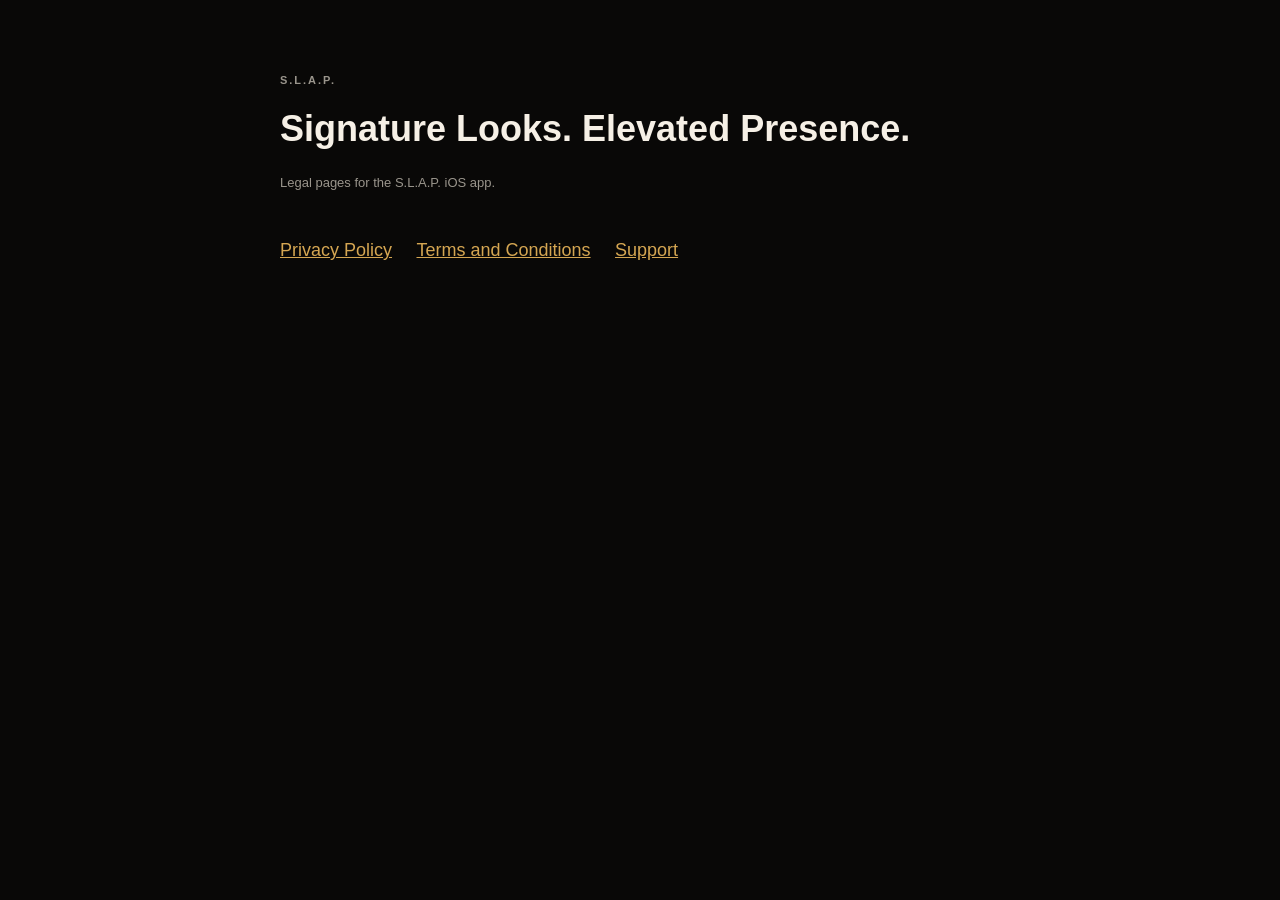
<file: index.html>
<!DOCTYPE html>
<html lang="en">
<head>
  <meta charset="utf-8" />
  <meta name="viewport" content="width=device-width, initial-scale=1" />
  <title>S.L.A.P. — Legal</title>
  <link rel="canonical" href="https://trarellt-pixel.github.io/slap-legal/" />
  <link rel="stylesheet" href="styles.css" />
</head>
<body>
  <main class="home">
    <p class="eyebrow">S.L.A.P.</p>
    <h1>Signature Looks. Elevated Presence.</h1>
    <p class="lede">Legal pages for the S.L.A.P. iOS app.</p>
    <p class="links">
      <a href="privacy.html">Privacy Policy</a>
      <a href="terms.html">Terms and Conditions</a>
      <a href="support.html">Support</a>
    </p>
  </main>
</body>
</html>
</file>
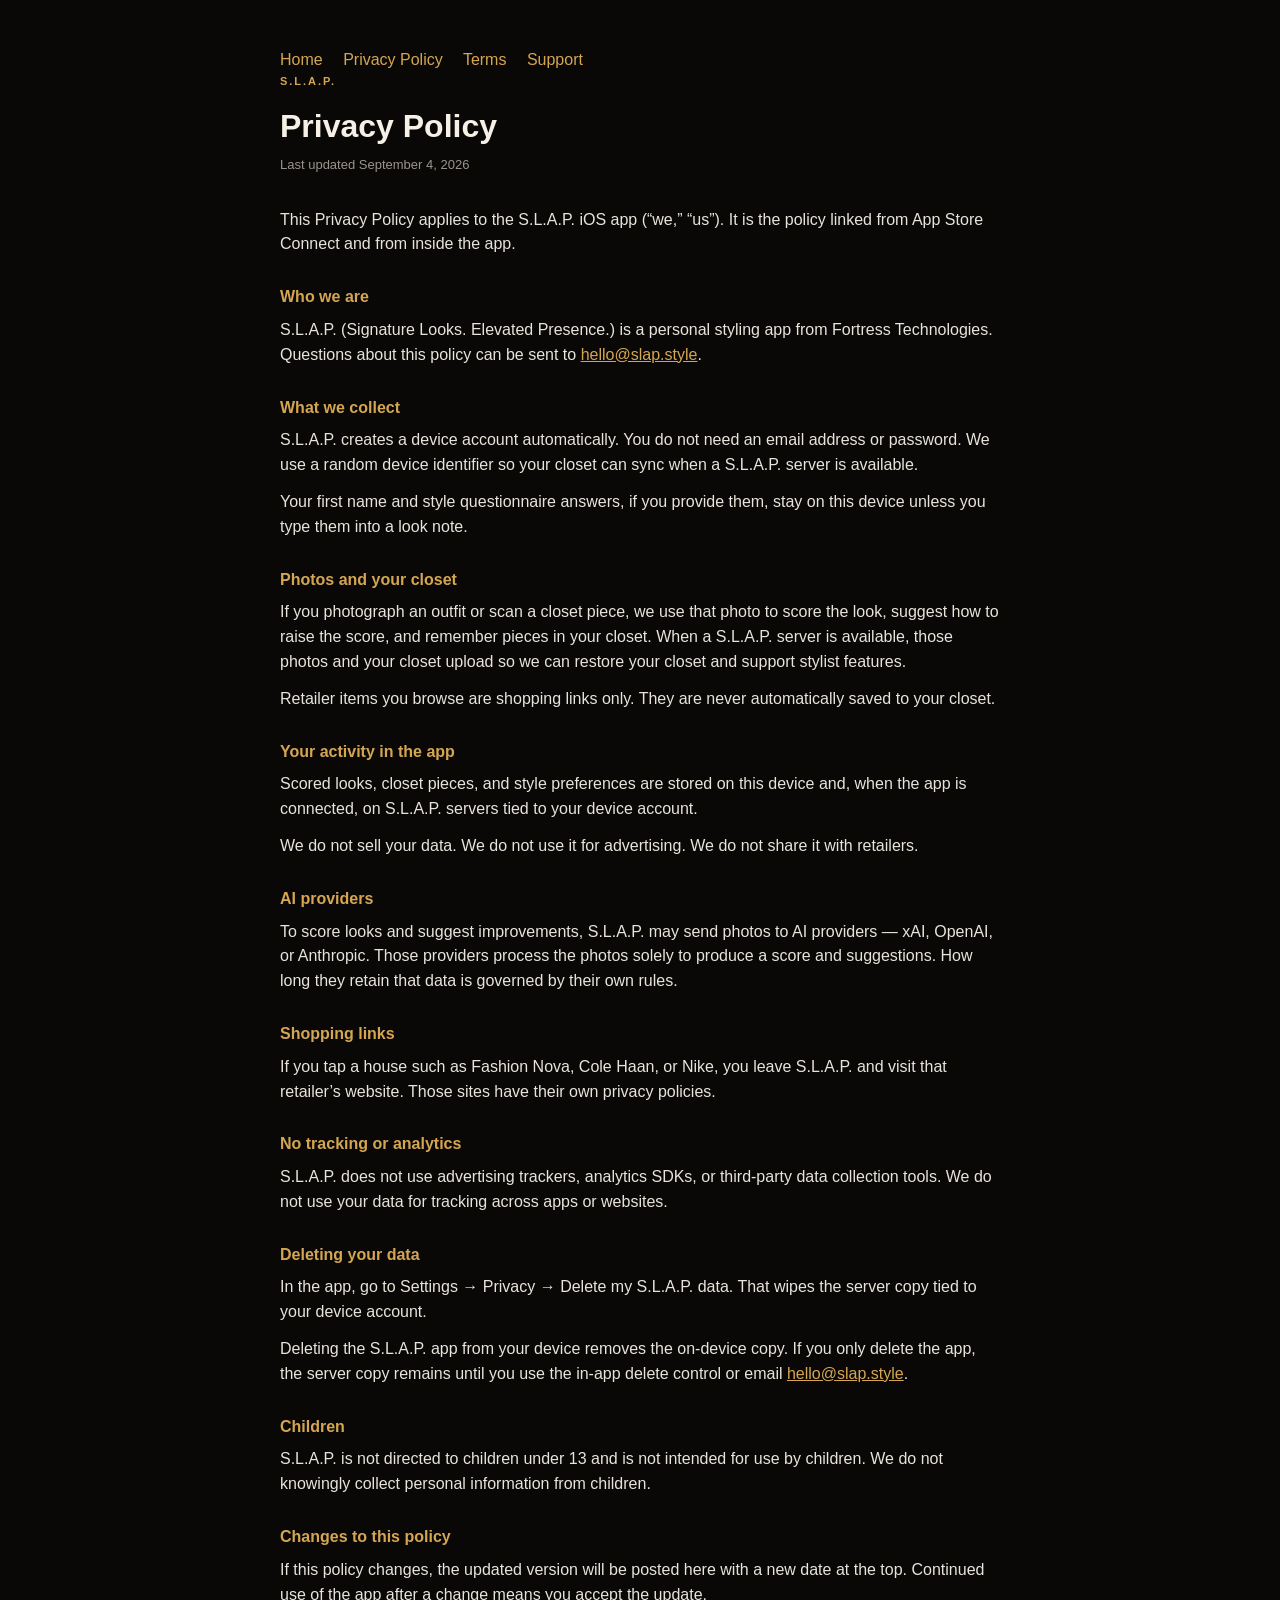
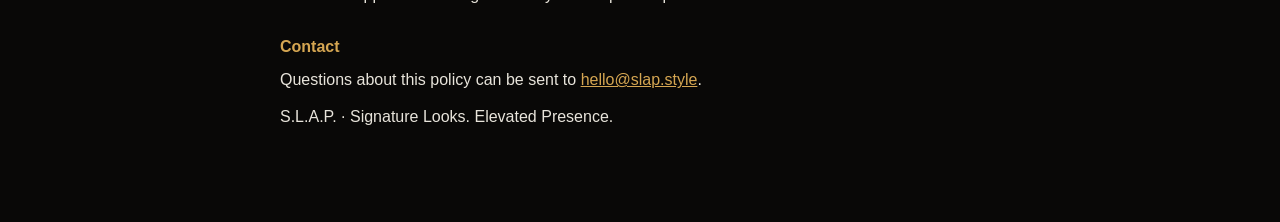
<file: privacy.html>
<!DOCTYPE html>
<html lang="en">
<head>
  <meta charset="utf-8" />
  <meta name="viewport" content="width=device-width, initial-scale=1" />
  <title>S.L.A.P. — Privacy Policy</title>
  <link rel="canonical" href="https://trarellt-pixel.github.io/slap-legal/privacy.html" />
  <link rel="stylesheet" href="styles.css" />
</head>
<body>
  <main>
    <nav>
      <a href="index.html">Home</a>
      <a href="privacy.html">Privacy Policy</a>
      <a href="terms.html">Terms</a>
      <a href="support.html">Support</a>
    </nav>
    <p class="eyebrow">S.L.A.P.</p>
    <h1>Privacy Policy</h1>
    <p class="updated">Last updated September 4, 2026</p>
    <p>This Privacy Policy applies to the S.L.A.P. iOS app (“we,” “us”). It is the policy linked from App Store Connect and from inside the app.</p>

    <h2>Who we are</h2>
    <p>S.L.A.P. (Signature Looks. Elevated Presence.) is a personal styling app from Fortress Technologies. Questions about this policy can be sent to <a href="mailto:hello@slap.style">hello@slap.style</a>.</p>

    <h2>What we collect</h2>
    <p>S.L.A.P. creates a device account automatically. You do not need an email address or password. We use a random device identifier so your closet can sync when a S.L.A.P. server is available.</p>
    <p>Your first name and style questionnaire answers, if you provide them, stay on this device unless you type them into a look note.</p>

    <h2>Photos and your closet</h2>
    <p>If you photograph an outfit or scan a closet piece, we use that photo to score the look, suggest how to raise the score, and remember pieces in your closet. When a S.L.A.P. server is available, those photos and your closet upload so we can restore your closet and support stylist features.</p>
    <p>Retailer items you browse are shopping links only. They are never automatically saved to your closet.</p>

    <h2>Your activity in the app</h2>
    <p>Scored looks, closet pieces, and style preferences are stored on this device and, when the app is connected, on S.L.A.P. servers tied to your device account.</p>
    <p>We do not sell your data. We do not use it for advertising. We do not share it with retailers.</p>

    <h2>AI providers</h2>
    <p>To score looks and suggest improvements, S.L.A.P. may send photos to AI providers — xAI, OpenAI, or Anthropic. Those providers process the photos solely to produce a score and suggestions. How long they retain that data is governed by their own rules.</p>

    <h2>Shopping links</h2>
    <p>If you tap a house such as Fashion Nova, Cole Haan, or Nike, you leave S.L.A.P. and visit that retailer’s website. Those sites have their own privacy policies.</p>

    <h2>No tracking or analytics</h2>
    <p>S.L.A.P. does not use advertising trackers, analytics SDKs, or third-party data collection tools. We do not use your data for tracking across apps or websites.</p>

    <h2>Deleting your data</h2>
    <p>In the app, go to Settings → Privacy → Delete my S.L.A.P. data. That wipes the server copy tied to your device account.</p>
    <p>Deleting the S.L.A.P. app from your device removes the on-device copy. If you only delete the app, the server copy remains until you use the in-app delete control or email <a href="mailto:hello@slap.style">hello@slap.style</a>.</p>

    <h2>Children</h2>
    <p>S.L.A.P. is not directed to children under 13 and is not intended for use by children. We do not knowingly collect personal information from children.</p>

    <h2>Changes to this policy</h2>
    <p>If this policy changes, the updated version will be posted here with a new date at the top. Continued use of the app after a change means you accept the update.</p>

    <h2>Contact</h2>
    <p>Questions about this policy can be sent to <a href="mailto:hello@slap.style">hello@slap.style</a>.</p>
    <p>S.L.A.P. · Signature Looks. Elevated Presence.</p>
  </main>
</body>
</html>
</file>
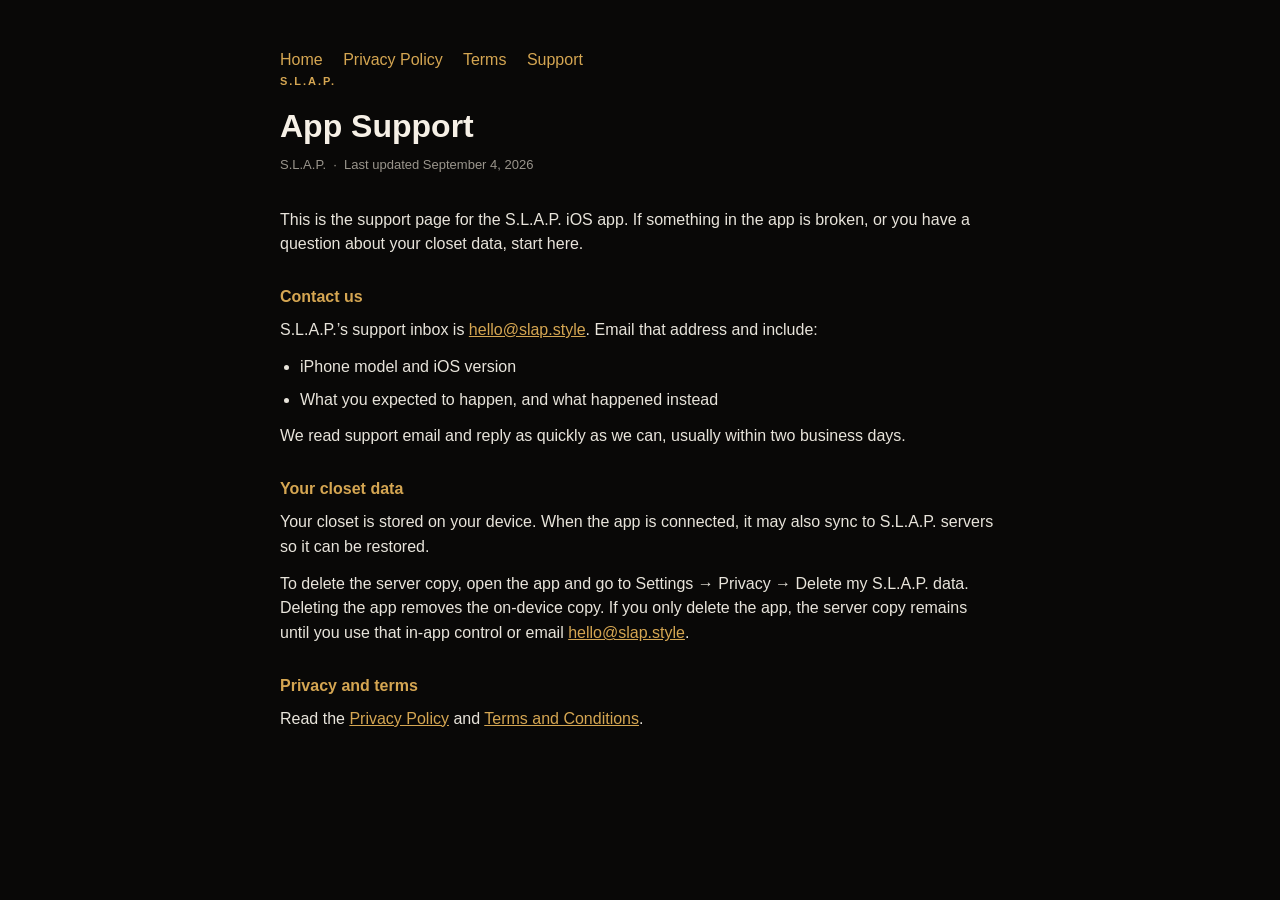
<file: support.html>
<!DOCTYPE html>
<html lang="en">
<head>
  <meta charset="utf-8" />
  <meta name="viewport" content="width=device-width, initial-scale=1" />
  <title>S.L.A.P. — App Support</title>
  <link rel="canonical" href="https://trarellt-pixel.github.io/slap-legal/support.html" />
  <link rel="stylesheet" href="styles.css" />
</head>
<body>
  <main>
    <nav>
      <a href="index.html">Home</a>
      <a href="privacy.html">Privacy Policy</a>
      <a href="terms.html">Terms</a>
      <a href="support.html">Support</a>
    </nav>
    <p class="eyebrow">S.L.A.P.</p>
    <h1>App Support</h1>
    <p class="updated">S.L.A.P. &nbsp;·&nbsp; Last updated September 4, 2026</p>
    <p>This is the support page for the S.L.A.P. iOS app. If something in the app is broken, or you have a question about your closet data, start here.</p>

    <h2>Contact us</h2>
    <p>S.L.A.P.’s support inbox is <a href="mailto:hello@slap.style">hello@slap.style</a>. Email that address and include:</p>
    <ul>
      <li>iPhone model and iOS version</li>
      <li>What you expected to happen, and what happened instead</li>
    </ul>
    <p>We read support email and reply as quickly as we can, usually within two business days.</p>

    <h2>Your closet data</h2>
    <p>Your closet is stored on your device. When the app is connected, it may also sync to S.L.A.P. servers so it can be restored.</p>
    <p>To delete the server copy, open the app and go to Settings → Privacy → Delete my S.L.A.P. data. Deleting the app removes the on-device copy. If you only delete the app, the server copy remains until you use that in-app control or email <a href="mailto:hello@slap.style">hello@slap.style</a>.</p>

    <h2>Privacy and terms</h2>
    <p>Read the <a href="privacy.html">Privacy Policy</a> and <a href="terms.html">Terms and Conditions</a>.</p>
  </main>
</body>
</html>
</file>
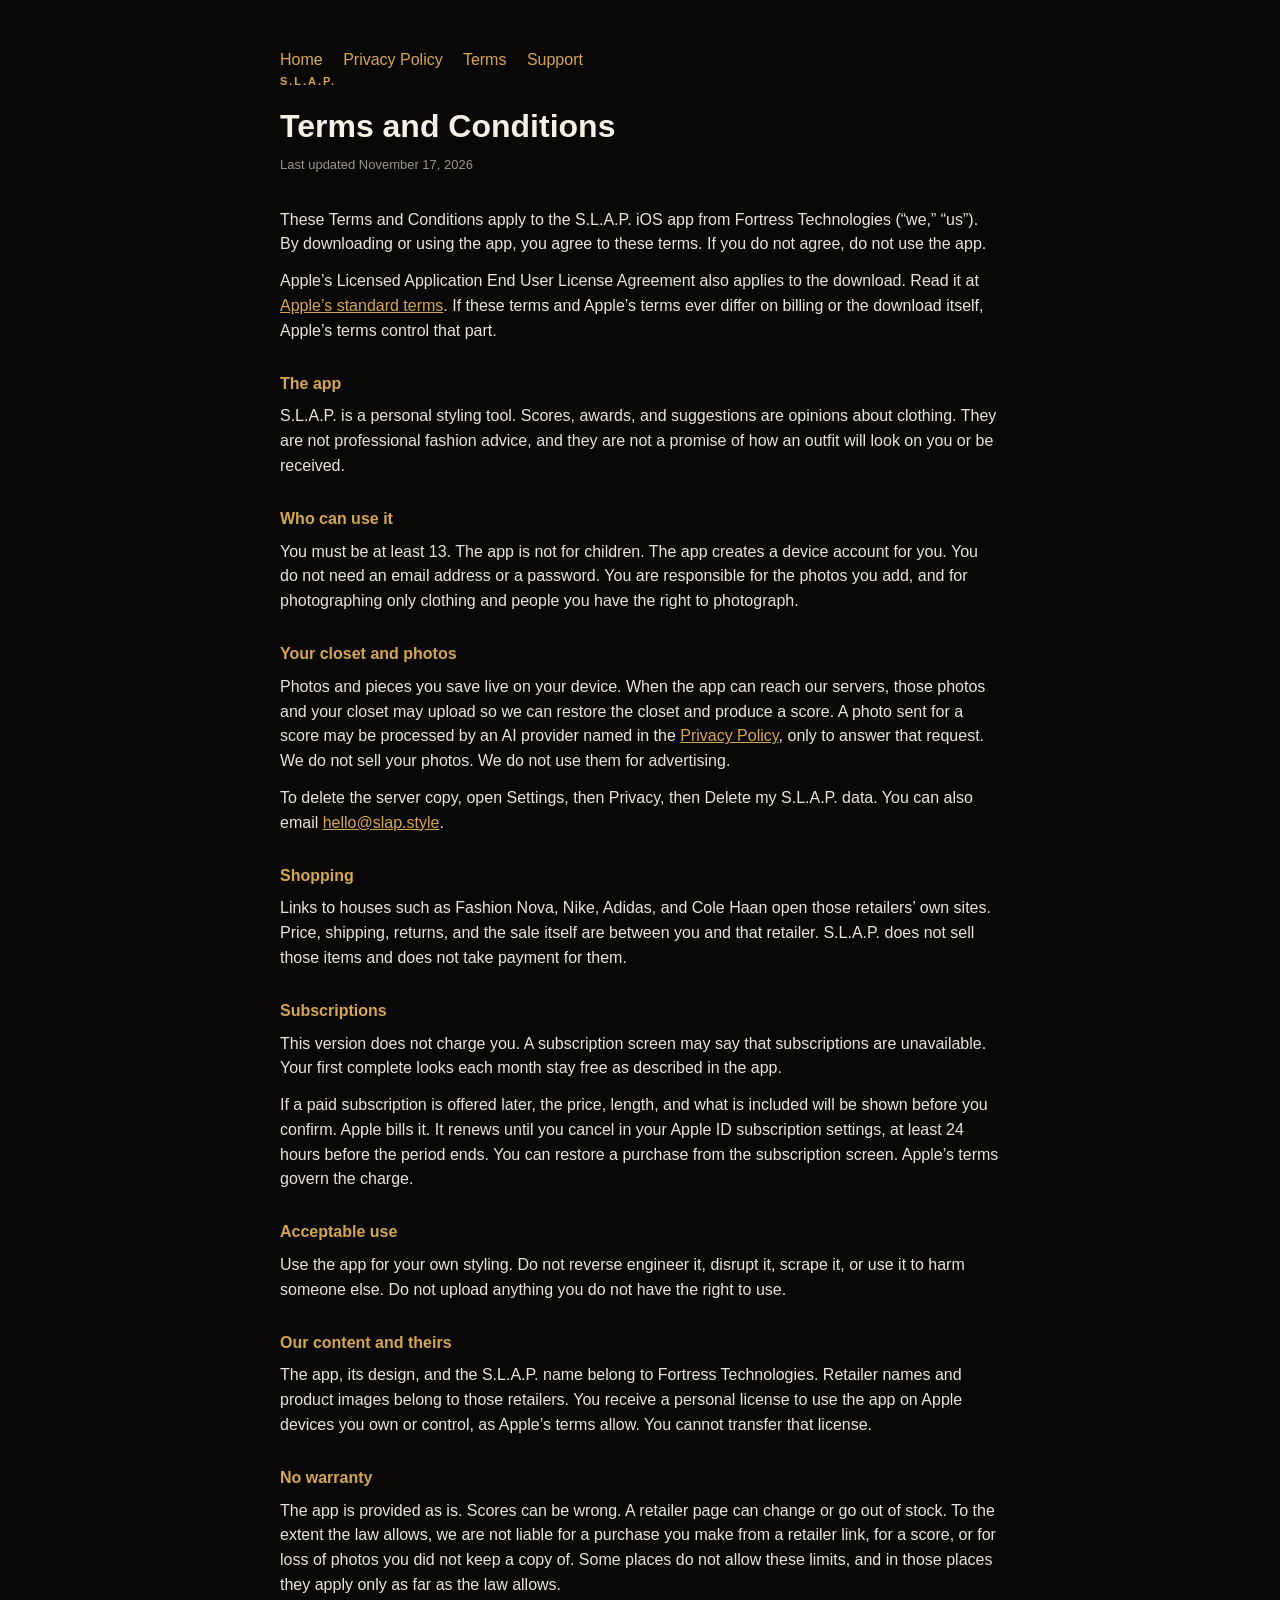
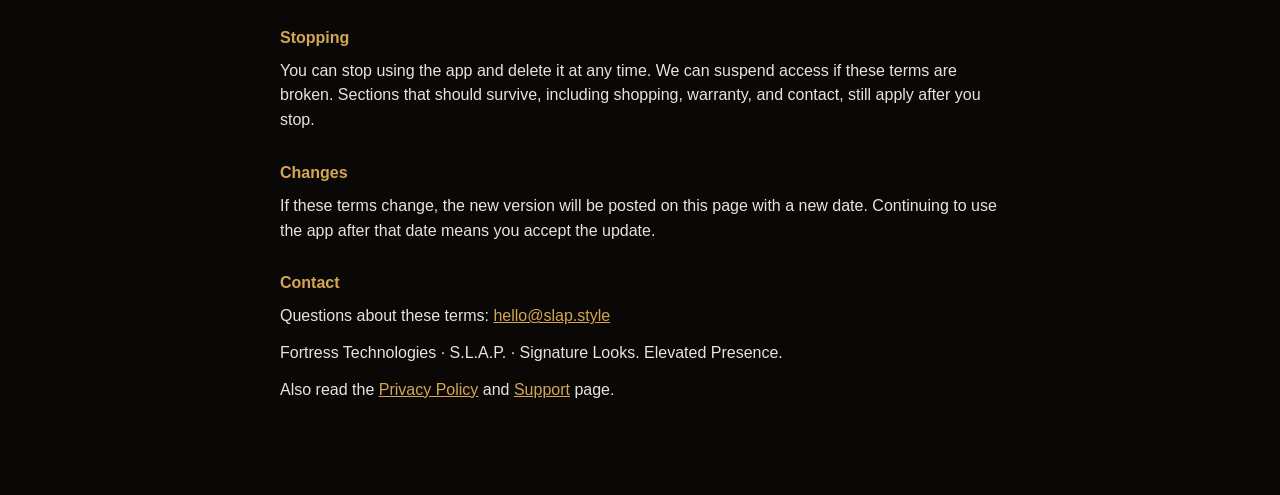
<file: terms.html>
<!DOCTYPE html>
<html lang="en">
<head>
  <meta charset="utf-8" />
  <meta name="viewport" content="width=device-width, initial-scale=1" />
  <title>S.L.A.P. — Terms and Conditions</title>
  <link rel="canonical" href="https://trarellt-pixel.github.io/slap-legal/terms.html" />
  <link rel="stylesheet" href="styles.css" />
</head>
<body>
  <main>
    <nav>
      <a href="index.html">Home</a>
      <a href="privacy.html">Privacy Policy</a>
      <a href="terms.html">Terms</a>
      <a href="support.html">Support</a>
    </nav>
    <p class="eyebrow">S.L.A.P.</p>
    <h1>Terms and Conditions</h1>
    <p class="updated">Last updated November 17, 2026</p>
    <p>These Terms and Conditions apply to the S.L.A.P. iOS app from Fortress Technologies (“we,” “us”). By downloading or using the app, you agree to these terms. If you do not agree, do not use the app.</p>
    <p>Apple’s Licensed Application End User License Agreement also applies to the download. Read it at <a href="https://www.apple.com/legal/internet-services/itunes/dev/stdeula/">Apple’s standard terms</a>. If these terms and Apple’s terms ever differ on billing or the download itself, Apple’s terms control that part.</p>

    <h2>The app</h2>
    <p>S.L.A.P. is a personal styling tool. Scores, awards, and suggestions are opinions about clothing. They are not professional fashion advice, and they are not a promise of how an outfit will look on you or be received.</p>

    <h2>Who can use it</h2>
    <p>You must be at least 13. The app is not for children. The app creates a device account for you. You do not need an email address or a password. You are responsible for the photos you add, and for photographing only clothing and people you have the right to photograph.</p>

    <h2>Your closet and photos</h2>
    <p>Photos and pieces you save live on your device. When the app can reach our servers, those photos and your closet may upload so we can restore the closet and produce a score. A photo sent for a score may be processed by an AI provider named in the <a href="privacy.html">Privacy Policy</a>, only to answer that request. We do not sell your photos. We do not use them for advertising.</p>
    <p>To delete the server copy, open Settings, then Privacy, then Delete my S.L.A.P. data. You can also email <a href="mailto:hello@slap.style">hello@slap.style</a>.</p>

    <h2>Shopping</h2>
    <p>Links to houses such as Fashion Nova, Nike, Adidas, and Cole Haan open those retailers’ own sites. Price, shipping, returns, and the sale itself are between you and that retailer. S.L.A.P. does not sell those items and does not take payment for them.</p>

    <h2>Subscriptions</h2>
    <p>This version does not charge you. A subscription screen may say that subscriptions are unavailable. Your first complete looks each month stay free as described in the app.</p>
    <p>If a paid subscription is offered later, the price, length, and what is included will be shown before you confirm. Apple bills it. It renews until you cancel in your Apple ID subscription settings, at least 24 hours before the period ends. You can restore a purchase from the subscription screen. Apple’s terms govern the charge.</p>

    <h2>Acceptable use</h2>
    <p>Use the app for your own styling. Do not reverse engineer it, disrupt it, scrape it, or use it to harm someone else. Do not upload anything you do not have the right to use.</p>

    <h2>Our content and theirs</h2>
    <p>The app, its design, and the S.L.A.P. name belong to Fortress Technologies. Retailer names and product images belong to those retailers. You receive a personal license to use the app on Apple devices you own or control, as Apple’s terms allow. You cannot transfer that license.</p>

    <h2>No warranty</h2>
    <p>The app is provided as is. Scores can be wrong. A retailer page can change or go out of stock. To the extent the law allows, we are not liable for a purchase you make from a retailer link, for a score, or for loss of photos you did not keep a copy of. Some places do not allow these limits, and in those places they apply only as far as the law allows.</p>

    <h2>Stopping</h2>
    <p>You can stop using the app and delete it at any time. We can suspend access if these terms are broken. Sections that should survive, including shopping, warranty, and contact, still apply after you stop.</p>

    <h2>Changes</h2>
    <p>If these terms change, the new version will be posted on this page with a new date. Continuing to use the app after that date means you accept the update.</p>

    <h2>Contact</h2>
    <p>Questions about these terms: <a href="mailto:hello@slap.style">hello@slap.style</a></p>
    <p>Fortress Technologies · S.L.A.P. · Signature Looks. Elevated Presence.</p>
    <p>Also read the <a href="privacy.html">Privacy Policy</a> and <a href="support.html">Support</a> page.</p>
  </main>
</body>
</html>
</file>
<file: styles.css>
:root { color-scheme: dark; }
body {
  margin: 0;
  font-family: -apple-system, BlinkMacSystemFont, "Segoe UI", sans-serif;
  background: #090807;
  color: #f6f0e6;
  line-height: 1.55;
}
main { max-width: 720px; margin: 0 auto; padding: 48px 24px 80px; }
.home { padding: 72px 24px; }
.eyebrow { color: #d5a652; letter-spacing: 0.18em; font-size: 11px; font-weight: 600; }
h1 { font-size: 32px; margin: 8px 0 4px; }
.home h1 { font-size: 36px; margin: 8px 0 16px; }
.updated, .lede { color: #9a958c; font-size: 13px; margin-bottom: 32px; }
.home p { color: #9a958c; }
h2 { color: #d5a652; font-size: 16px; margin: 28px 0 8px; }
p { margin: 0 0 12px; color: #e8e4db; }
ul { margin: 0 0 12px; padding-left: 20px; color: #e8e4db; }
li { margin: 0 0 8px; }
a { color: #d5a652; }
nav a { margin-right: 16px; text-decoration: none; }
.links a { font-size: 18px; display: inline-block; margin: 12px 20px 0 0; }
</file>
